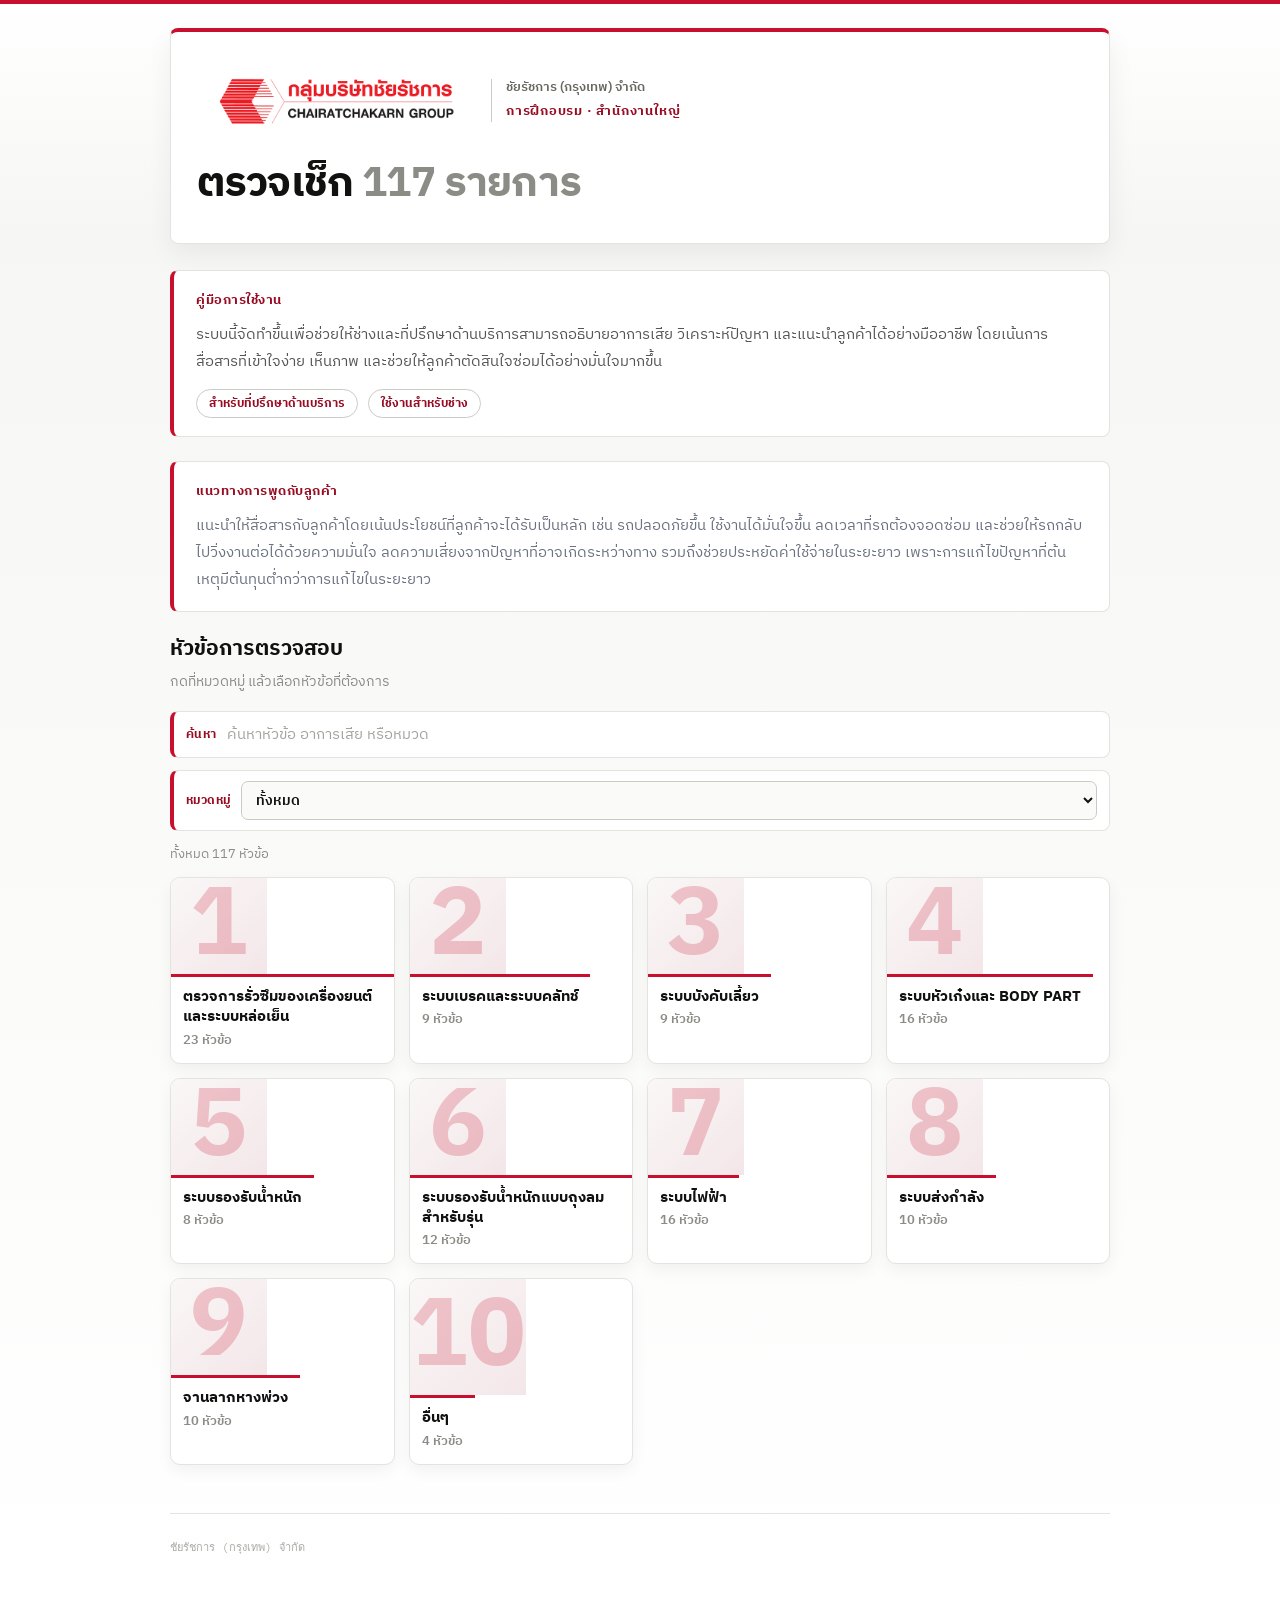
<file: index.html>
<!DOCTYPE html>
<html lang="th">
<head>
<meta charset="UTF-8">
<meta name="robots" content="noindex, nofollow">
<meta name="viewport" content="width=device-width, initial-scale=1.0">
<title>ชัยรัชการ (กรุงเทพ) จำกัด - ระบบตรวจเช็ก 117 รายการ</title>
<link rel="preconnect" href="https://fonts.googleapis.com">
<link rel="preconnect" href="https://www.canva.com">
<link href="https://fonts.googleapis.com/css2?family=IBM+Plex+Sans+Thai:wght@300;400;500;600;700&family=IBM+Plex+Mono:wght@400;600&display=swap" rel="stylesheet">
<style>
  *, *::before, *::after { box-sizing: border-box; margin: 0; padding: 0; }

  :root {
    --bg: #F6F6F4;
    --surface: #FFFFFF;
    --surface2: #F2F2F0;
    --border: #E3E3DF;
    --border2: #CBCBC6;
    --text: #111110;
    --text2: #4A4A46;
    --text3: #8C8C86;
    --accent-red: #C8102E;
    --accent-red-dark: #980C22;
    --accent-red-soft: #F3E6E9;
    --accent-red-pale: #FAF7F7;
    --accent-green: #16A34A;
    --yellow: #D97706;
    --danger: #DC2626;
    --orange: #EA580C;
    --font: 'IBM Plex Sans Thai', 'IBM Plex Sans', sans-serif;
    --mono: 'IBM Plex Mono', monospace;
  }

  html { scroll-behavior: smooth; }

  body {
    background:
      linear-gradient(180deg, #FFFFFF 0, var(--bg) 230px, #FFFFFF 100%);
    color: var(--text);
    font-family: var(--font);
    min-height: 100vh;
    padding: 28px 20px 64px;
  }

  body::before {
    content: "";
    position: fixed;
    inset: 0 0 auto 0;
    height: 4px;
    background: var(--accent-red);
    z-index: 10000;
  }

  .container { max-width: 940px; margin: 0 auto; }

  /* Header */
  .header {
    margin-bottom: 26px;
    padding: 24px 26px 26px;
    background: #FFFFFF;
    border: 1px solid var(--border);
    border-top: 4px solid var(--accent-red);
    border-radius: 8px;
    box-shadow: 0 10px 26px rgba(17, 17, 16, 0.06);
  }
  .brand-logo {
    display: block;
    width: clamp(190px, 32vw, 280px);
    height: auto;
    margin: 0;
    flex: 0 0 auto;
  }
  .header-content { max-width: 620px; }
  .header-kicker {
    display: flex;
    align-items: center;
    flex-wrap: nowrap;
    gap: 14px;
    margin-bottom: 14px;
  }
  .header-meta {
    display: flex;
    flex-direction: column;
    gap: 4px;
    min-width: 0;
    padding-left: 14px;
    border-left: 1px solid var(--border2);
  }
  .header-sub {
    color: var(--accent-red-dark);
    font-size: 13px;
    letter-spacing: 0.06em;
    white-space: nowrap;
    font-weight: 700;
  }
  .header-company {
    color: #666660;
    font-size: 13px;
    font-weight: 600;
    line-height: 1.35;
    white-space: nowrap;
  }
  .header h1 {
    font-size: clamp(28px, 5vw, 42px);
    font-weight: 700;
    letter-spacing: -0.02em;
    line-height: 1.2;
    margin: 12px 0 8px;
  }
  .header h1 span { color: var(--text3); }
  .header p { color: var(--text3); font-size: 15px; }

  /* Screens */
  .screen { display: none; animation: fadeIn 0.3s ease; }
  .screen.active { display: block; }
  @keyframes fadeIn {
    from { opacity: 0; transform: translateY(10px); }
    to { opacity: 1; transform: translateY(0); }
  }

  /* Back Button */
  .btn-back {
    background: #FFFFFF;
    border: 1px solid var(--border2);
    color: var(--accent-red-dark);
    padding: 9px 15px;
    border-radius: 10px;
    cursor: pointer;
    font-size: 14px;
    font-family: var(--font);
    transition: all 0.2s;
    display: inline-flex;
    align-items: center;
    gap: 8px;
    margin-bottom: 24px;
  }
  .btn-back:hover { background: #F7F7F5; border-color: var(--accent-red); }
  .detail-toolbar {
    position: sticky;
    top: 0;
    z-index: 50;
    display: flex;
    align-items: center;
    gap: 10px;
    margin: 0 -4px 20px;
    padding: 10px 4px;
    background: rgba(255, 255, 255, 0.94);
    -webkit-backdrop-filter: blur(8px);
    backdrop-filter: blur(8px);
    border-bottom: 1px solid var(--border);
  }
  .detail-toolbar .btn-back { flex: 0 0 auto; margin-bottom: 0; }
  .detail-search {
    min-width: 0;
    flex: 1;
    height: 40px;
    padding: 0 14px;
    border: 1px solid var(--border2);
    border-radius: 10px;
    background: #FFFFFF;
    color: var(--text);
    font-family: var(--font);
    font-size: 16px;
  }
  .detail-search:focus { outline: none; border-color: var(--accent-red); box-shadow: 0 0 0 3px var(--accent-red-soft); }
  .script-box {
    margin-top: 14px;
    border: 1px solid #E3D3D6;
    border-radius: 10px;
    background: #FFFFFF;
    overflow: hidden;
  }
  .script-summary {
    display: flex;
    flex-wrap: wrap;
    align-items: center;
    gap: 10px;
    padding: 11px 14px;
    background: #FFF7F8;
    color: var(--accent-red-dark);
    cursor: pointer;
    list-style: none;
    font-size: 15px;
    font-weight: 800;
  }
  .script-summary::-webkit-details-marker { display: none; }
  .script-chevron { margin-left: auto; font-size: 18px; transition: transform 0.2s ease; }
  .script-box[open] .script-chevron { transform: rotate(90deg); }
  .urgency {
    display: inline-flex;
    align-items: center;
    gap: 6px;
    padding: 3px 10px;
    border-radius: 999px;
    font-size: 12.5px;
    font-weight: 700;
    white-space: nowrap;
  }
  .urgency::before { content: ""; width: 9px; height: 9px; border-radius: 50%; background: currentColor; }
  .urgency.now { background: #FDE8EB; color: #B40E29; }
  .urgency.soon { background: #FFF1D6; color: #A15C00; }
  .urgency.later { background: #E3F4E8; color: #17803D; }
  .script-step { padding: 12px 14px 14px; border-top: 1px solid #F0E4E6; }
  .script-step-head { display: flex; flex-wrap: wrap; align-items: center; gap: 8px; margin-bottom: 8px; }
  .script-step-no {
    display: inline-flex;
    align-items: center;
    justify-content: center;
    width: 22px;
    height: 22px;
    border-radius: 50%;
    background: var(--accent-red);
    color: #FFFFFF;
    font-size: 12px;
    font-weight: 700;
  }
  .script-step-name { color: var(--text); font-size: 14px; font-weight: 700; }
  .script-voice { display: inline-flex; margin-left: auto; border: 1px solid var(--border2); border-radius: 8px; overflow: hidden; }
  .script-voice button {
    border: 0;
    padding: 5px 12px;
    background: #FFFFFF;
    color: var(--text2);
    cursor: pointer;
    font: 600 13px var(--font);
  }
  .script-voice button.on { background: var(--accent-red); color: #FFFFFF; }
  .script-line { display: flex; gap: 10px; align-items: flex-start; margin: 7px 0; }
  .script-who {
    flex: 0 0 44px;
    padding-top: 2px;
    color: var(--accent-red-dark);
    font-size: 12px;
    font-weight: 800;
  }
  .script-line p { margin: 0; color: #2A2A28; font-size: 14.5px; line-height: 1.7; }
  .script-blank { display: inline-block; min-width: 56px; border-bottom: 1px dashed #A8A8A2; color: transparent; }
  .script-act { color: var(--text3); font-size: 13px; }
  .script-reply { margin: 8px 0; border: 1px solid var(--border); border-radius: 8px; background: #FFFFFF; }
  .script-reply summary {
    display: flex;
    align-items: center;
    gap: 10px;
    padding: 10px 12px;
    cursor: pointer;
    list-style: none;
    color: #5C5C57;
    font-size: 14px;
  }
  .script-reply summary::-webkit-details-marker { display: none; }
  .script-reply summary .script-who { padding-top: 0; color: var(--text3); }
  .script-q { flex: 1; font-style: italic; }
  .script-reply summary::after { content: "›"; color: var(--accent-red); font-size: 18px; transition: transform 0.2s ease; }
  .script-reply[open] summary::after { transform: rotate(90deg); }
  .script-reply .script-line { margin: 0; padding: 0 12px 10px; }
  .script-legend {
    display: flex;
    flex-wrap: wrap;
    align-items: center;
    gap: 8px;
    padding: 10px 14px;
    border-top: 1px solid #F0E4E6;
    background: #FAFAF8;
    color: var(--text3);
    font-size: 12px;
  }
  .source-note {
    display: flex;
    flex-direction: column;
    gap: 2px;
    padding: 12px 18px 14px;
    border-top: 1px solid #E7E7E3;
    background: #FAFAF8;
    color: var(--text3);
    font-size: 12px;
    line-height: 1.5;
  }
  .source-note strong { color: #5C5C57; font-size: 12px; }
  .source-note span::before { content: "• "; }
  .topic-sa-only {
    flex-shrink: 0;
    margin-left: 8px;
    padding: 1px 8px;
    border: 1px solid var(--border2);
    border-radius: 999px;
    color: var(--text3);
    font-size: 11px;
    font-weight: 600;
    white-space: nowrap;
  }
  .pending-tech-note {
    display: flex;
    align-items: center;
    gap: 14px;
    margin-bottom: 28px;
    padding: 16px 18px;
    border: 1px dashed var(--border2);
    border-radius: 8px;
    background: #FAFAF8;
  }
  .pending-tech-mark {
    display: inline-flex;
    align-items: center;
    justify-content: center;
    width: 46px;
    height: 38px;
    flex: 0 0 46px;
    border-radius: 6px;
    background: #E7E7E3;
    color: #6A6A64;
    font-size: 14px;
    font-weight: 800;
  }
  .pending-tech-note strong { display: block; color: #3C3C38; font-size: 15px; }
  .pending-tech-note p { margin-top: 2px; color: var(--text3); font-size: 13px; }
  .topic-pager {
    display: grid;
    grid-template-columns: repeat(2, minmax(0, 1fr));
    gap: 10px;
    margin: 20px 0 8px;
  }
  .topic-pager-link {
    display: flex;
    flex-direction: column;
    gap: 4px;
    min-width: 0;
    padding: 12px 14px;
    border: 1px solid var(--border2);
    border-radius: 10px;
    background: #FFFFFF;
    color: var(--text);
    cursor: pointer;
    font-family: var(--font);
    text-align: left;
  }
  .topic-pager-link:hover { border-color: var(--accent-red); background: #FFFBFB; }
  .topic-pager-link.is-next { grid-column: 2; text-align: right; }
  .topic-pager-dir { color: var(--accent-red-dark); font-size: 12px; font-weight: 800; }
  .topic-pager-title {
    display: -webkit-box;
    overflow: hidden;
    -webkit-box-orient: vertical;
    -webkit-line-clamp: 2;
    font-size: 14px;
    font-weight: 700;
    line-height: 1.45;
  }

  /* Section Header */
  .section-header { margin-bottom: 18px; }
  .section-header h2 { font-size: 21px; font-weight: 700; margin-bottom: 4px; }
  .section-header p { color: var(--text3); font-size: 14px; }

  .topic-tools {
    display: grid;
    grid-template-columns: minmax(0, 1fr);
    gap: 12px;
    margin: 0 0 16px;
  }
  .topic-search {
    display: flex;
    align-items: center;
    gap: 10px;
    background: #FFFFFF;
    border: 1px solid var(--border);
    border-left: 4px solid var(--accent-red);
    border-radius: 8px;
    padding: 10px 12px;
  }
  .topic-search span {
    color: var(--accent-red-dark);
    font-size: 12px;
    font-weight: 800;
    letter-spacing: 0.04em;
    white-space: nowrap;
  }
  .topic-search input {
    width: 100%;
    border: none;
    outline: none;
    color: var(--text);
    font-family: var(--font);
    font-size: 15px;
    background: transparent;
  }
  .topic-search input::placeholder { color: #A4A49E; }
  .category-filter {
    display: grid;
    grid-template-columns: auto minmax(0, 1fr);
    align-items: center;
    gap: 10px;
    background: #FFFFFF;
    border: 1px solid var(--border);
    border-left: 4px solid var(--accent-red);
    border-radius: 8px;
    padding: 10px 12px;
  }
  .category-filter:focus-within {
    border-color: var(--accent-red);
    box-shadow: 0 0 0 3px rgba(200, 16, 46, 0.08);
  }
  .category-select-label {
    color: var(--accent-red-dark);
    font-size: 12px;
    font-weight: 800;
    letter-spacing: 0.04em;
    white-space: nowrap;
  }
  .category-select {
    width: 100%;
    min-height: 34px;
    border: 1px solid var(--border2);
    border-radius: 7px;
    background: #FAFAF9;
    color: var(--text);
    cursor: pointer;
    font-family: var(--font);
    font-size: 14px;
    font-weight: 600;
    outline: none;
    padding: 6px 10px;
  }
  .topic-summary {
    color: var(--text3);
    font-size: 13px;
    margin: -4px 0 12px;
  }
  .empty-state {
    background: #FFFFFF;
    border: 1px solid var(--border);
    border-radius: 8px;
    color: var(--text3);
    font-size: 15px;
    padding: 24px 18px;
    text-align: center;
  }

  /* Topic Grid */
  .topic-grid {
    display: flex;
    flex-direction: column;
    gap: 0;
    background: #FFFFFF;
    border: 1px solid var(--border);
    border-radius: 8px;
    overflow: hidden;
    box-shadow: 0 10px 24px rgba(17, 17, 16, 0.045);
  }
  .topic-card {
    width: 100%;
    background: var(--surface);
    border: none;
    border-bottom: 1px solid #E7E7E3;
    border-radius: 0;
    padding: 15px 18px;
    text-align: left;
    cursor: pointer;
    display: flex;
    align-items: center;
    gap: 16px;
    transition: background 0.15s;
  }
  .topic-card:first-child { border-top: none; }
  .topic-card:hover { background: #F7F7F5; }
  .topic-card:active { background: var(--accent-red-soft); }
  .topic-card-top { display: flex; align-items: center; gap: 12px; flex: 1; min-width: 0; }
  .topic-bullet {
    display: inline-flex;
    align-items: center;
    justify-content: center;
    width: 28px;
    height: 28px;
    flex-shrink: 0;
    border-radius: 50%;
    background: var(--accent-red);
    color: #FFFFFF;
    font-size: 12px;
    font-weight: 700;
    line-height: 1;
    font-variant-numeric: tabular-nums;
  }
  .topic-card h3 { font-size: 15px; font-weight: 500; color: var(--text); flex: 1; min-width: 0; }
  .topic-title-line { display: flex; align-items: baseline; line-height: 1.45; }
  .topic-title { color: #2F2F2C; }
  .topic-card .pill-badge { flex-shrink: 0; }
  .topic-card-arrow { color: var(--accent-red); font-size: 16px; flex-shrink: 0; }

  /* Listed but not yet written up: shown so the full scope is visible. */
  .topic-card.is-locked {
    background: #F2F2F0;
    cursor: default;
  }
  .topic-card.is-locked:hover { background: #F2F2F0; }
  .topic-group-header.is-pending-group {
    color: var(--text3);
    background: #F2F2F0;
    border-top-color: var(--border2);
    border-left-color: var(--border2);
  }
  .topic-card.is-locked .topic-title { color: #9A9A94; }
  .topic-card.is-locked .topic-bullet { background: #C2C2BC; }
  .topic-pending {
    flex-shrink: 0;
    padding: 4px 10px;
    border: 1px solid var(--border2);
    border-radius: 999px;
    background: #FFFFFF;
    color: #8C8C86;
    font-size: 12px;
    font-weight: 600;
    white-space: nowrap;
  }

  .topic-group-header {
    padding: 16px 18px 11px;
    font-size: 16px;
    font-weight: 800;
    letter-spacing: 0;
    line-height: 1.45;
    text-transform: uppercase;
    color: var(--text);
    background: #FFFFFF;
    border-top: 2px solid var(--accent-red);
    border-bottom: 1px solid #E7E7E3;
    border-left: 4px solid var(--accent-red);
    margin-top: 0;
  }
  .topic-group-header:first-child { margin-top: 0; }
  .topic-group-header { display: flex; align-items: center; gap: 12px; }
  .topic-group-name { flex: 1; min-width: 0; }
  .topic-group-count { flex-shrink: 0; color: var(--text3); font-size: 13px; font-weight: 600; white-space: nowrap; }

  /* Home shows the categories as picture cards; a card opens that category's topics. */
  .topic-grid.is-categories {
    display: grid;
    grid-template-columns: repeat(2, minmax(0, 1fr));
    gap: 12px;
    background: none;
    border: 0;
    border-radius: 0;
    box-shadow: none;
    overflow: visible;
  }
  .category-card {
    display: flex;
    flex-direction: column;
    padding: 0;
    border: 1px solid var(--border);
    border-radius: 10px;
    background: #FFFFFF;
    overflow: hidden;
    cursor: pointer;
    text-align: left;
    font-family: inherit;
    box-shadow: 0 6px 16px rgba(17, 17, 16, 0.05);
    transition: border-color 0.15s, box-shadow 0.15s, transform 0.15s;
  }
  .category-card:hover { border-color: var(--accent-red); box-shadow: 0 10px 22px rgba(200, 16, 46, 0.12); }
  .category-card:active { transform: scale(0.98); }
  .category-media {
    position: relative;
    display: flex;
    align-items: center;
    justify-content: center;
    aspect-ratio: 1 / 1;
    background: linear-gradient(135deg, var(--accent-red-pale) 0%, var(--accent-red-soft) 100%);
  }
  .category-media img { position: absolute; inset: 0; width: 100%; height: 100%; object-fit: cover; }
  .category-placeholder { color: rgba(200, 16, 46, 0.22); font-size: clamp(56px, 16vw, 96px); font-weight: 800; line-height: 1; }
  .category-num {
    position: absolute;
    top: 10px;
    left: 10px;
    display: inline-flex;
    align-items: center;
    justify-content: center;
    width: 30px;
    height: 30px;
    border-radius: 50%;
    background: var(--accent-red);
    color: #FFFFFF;
    font-size: 13px;
    font-weight: 700;
    box-shadow: 0 2px 6px rgba(0, 0, 0, 0.18);
  }
  .category-info { display: block; padding: 10px 12px 12px; border-top: 3px solid var(--accent-red); }
  .category-name { display: block; color: var(--text); font-size: 14.5px; font-weight: 800; line-height: 1.4; }
  .category-count { display: block; margin-top: 2px; color: var(--text3); font-size: 12.5px; font-weight: 600; }
  .category-nav:empty { display: none; }
  .category-nav .btn-back { margin-bottom: 12px; }
  @media (min-width: 640px) {
    .topic-grid.is-categories { grid-template-columns: repeat(3, minmax(0, 1fr)); gap: 14px; }
  }
  @media (min-width: 900px) {
    .topic-grid.is-categories { grid-template-columns: repeat(4, minmax(0, 1fr)); }
  }

  /* Detail View */
  .detail-hero {
    display: flex;
    align-items: center;
    gap: 16px;
    margin-bottom: 20px;
    flex-wrap: wrap;
    padding: 18px 20px;
    background: #FFFFFF;
    border: 1px solid var(--border);
    border-left: 4px solid var(--accent-red);
    border-radius: 8px;
  }
  .detail-hero .icon { font-size: 40px; }
  .detail-hero h2 { font-size: 28px; font-weight: 700; letter-spacing: -0.01em; margin-bottom: 8px; }
  .detail-actions { display: flex; gap: 8px; flex-wrap: wrap; margin-top: 12px; }
  .share-button {
    border: 1px solid var(--border2);
    border-radius: 10px;
    background: #FFFFFF;
    color: var(--accent-red-dark);
    cursor: pointer;
    font-family: var(--font);
    font-size: 13px;
    font-weight: 600;
    padding: 8px 12px;
  }
  .share-button:hover { background: #F7F7F5; border-color: var(--accent-red); }
  .floating-home {
    position: fixed;
    right: 16px;
    bottom: 16px;
    z-index: 1000;
    border: 1px solid var(--accent-red-dark);
    border-radius: 999px;
    background: var(--accent-red);
    color: #FFFFFF;
    cursor: pointer;
    font-family: var(--font);
    font-size: 13px;
    font-weight: 700;
    padding: 10px 14px;
    box-shadow: 0 8px 20px rgba(0,0,0,0.18);
  }
  .floating-home:hover { background: var(--accent-red-dark); }

  .info-box {
    transition: all 0.2s ease;
    background: #FFFFFF;
    border: 1px solid var(--border);
    border-radius: 8px;
    padding: 18px 22px;
  }
  .info-box:hover {
    box-shadow: 0 10px 24px rgba(17, 17, 16, 0.05);
  }

  .info-box-label {
    font-size: 13px;
    color: var(--accent-red-dark);
    letter-spacing: 0.04em;
    font-weight: 800;
    margin-bottom: 10px;
    text-transform: uppercase;
  }

  .detail-section-box {
    border-color: #D9C6CA;
    box-shadow: 0 8px 20px rgba(200, 16, 46, 0.04);
  }
  .detail-section-label {
    display: flex;
    align-items: center;
    gap: 10px;
    min-height: 50px;
    margin: 0;
    padding: 14px 18px !important;
    color: #FFFFFF;
    background: var(--accent-red-dark);
    border-bottom: 0;
    font-size: 15px;
    letter-spacing: 0;
    line-height: 1.4;
    text-transform: none;
  }
  .detail-section-label::before {
    content: "";
    width: 4px;
    height: 22px;
    flex: 0 0 4px;
    border-radius: 2px;
    background: #FFFFFF;
  }
  .detail-section-label::after {
    content: "";
    width: 44px;
    height: 1px;
    margin-left: auto;
    background: rgba(255, 255, 255, 0.42);
  }
  .detail-section-box > .steps-list {
    padding: 0 18px;
  }

  .issue-detail-heading {
    color: var(--accent-red-dark);
    font-size: 15px;
    font-weight: 800;
    line-height: 1.45;
    margin: 0 0 8px;
  }

  .issue-detail-text {
    color: #2F2F2C;
    font-size: 15px;
    line-height: 1.75;
    margin: 0 0 16px;
  }

  .home-intro {
    margin-bottom: 24px;
    border-radius: 8px;
    background: #FFFFFF;
    border-left: 4px solid var(--accent-red);
  }

  .customer-guide {
    margin-bottom: 20px;
    background: #FFFFFF;
    border-color: var(--border);
    border-left: 4px solid var(--accent-red);
  }

  .vdo-upload-box {
    width: 100%;
    min-height: 140px;
    border: 1px dashed var(--border2);
    border-radius: 10px;
    display: flex;
    flex-direction: column;
    align-items: center;
    justify-content: center;
    gap: 8px;
    cursor: pointer;
    transition: all 0.2s;
    background: #F7F7F5;
    position: relative;
    overflow: hidden;
  }
  .vdo-upload-box:hover { border-color: var(--accent-red); background: #F2F2F0; }
  .vdo-upload-box span.upload-icon { font-size: 28px; }
  .vdo-upload-box span.upload-label { font-size: 13px; color: #AAA; }
  .vdo-upload-box input[type=file] { display: none; }
  .vdo-note { font-size: 11px; color: #CCC; margin-top: 2px; }

  .yt-wrap {
    position: relative;
    width: 100%;
    padding-bottom: 56.25%;
    height: 0;
    overflow: hidden;
    border-radius: 0 0 12px 12px;
  }
  .yt-frame {
    position: absolute;
    top: 0; left: 0;
    width: 100%; height: 100%;
    border: none;
  }
  .canva-video-shell, .portrait-video-shell {
    background: #17181C;
    border-radius: 0 0 12px 12px;
    overflow: hidden;
  }
  .canva-video-wrap, .portrait-video-wrap { border-radius: 0; }
  .local-video {
    position: absolute;
    top: 0; left: 0;
    width: 100%; height: 100%;
    background: #000000;
    border: none;
    object-fit: contain;
  }
  .step-accordion {
    border-bottom: 1px solid var(--border);
  }
  .step-accordion:last-child { border-bottom: none; }
  .step-summary {
    display: flex;
    align-items: flex-start;
    gap: 14px;
    padding: 15px 0;
    cursor: pointer;
    list-style: none;
  }
  .step-summary::-webkit-details-marker { display: none; }
  .step-summary:focus-visible {
    outline: 2px solid var(--accent-red);
    outline-offset: 4px;
    border-radius: 4px;
  }
  .step-chevron {
    flex: 0 0 auto;
    margin-left: auto;
    color: var(--accent-red);
    font-size: 22px;
    line-height: 24px;
    transition: transform 0.2s ease;
  }
  .step-accordion[open] .step-chevron { transform: rotate(90deg); }
  .step-panel {
    display: flex;
    flex-direction: column;
    gap: 12px;
    padding: 0 0 16px 42px;
  }
  .step-num {
    font-family: var(--mono);
    color: #FFFFFF;
    background: var(--accent-red);
    border-radius: 4px;
    font-size: 12px;
    font-weight: 600;
    min-width: 28px;
    height: 24px;
    display: inline-flex;
    align-items: center;
    justify-content: center;
    padding-top: 1px;
  }
  .step-text { font-size: 15px; line-height: 1.55; color: #2A2A28; font-weight: 500; }
  /* Each point is a collapsible row, matching the SA panel's row pattern. */
  .observation-list {
    display: flex;
    flex-direction: column;
    gap: 0;
  }
  .observation-item + .observation-item { border-top: 1px solid #E7E7E3; }
  .observation-summary {
    display: flex;
    align-items: center;
    gap: 12px;
    padding: 14px 18px;
    background: #FFFFFF;
    cursor: pointer;
    list-style: none;
    user-select: none;
  }
  .observation-summary::-webkit-details-marker { display: none; }
  .observation-summary:hover { background: #FAFAF8; }
  .observation-item[open] .observation-summary { background: #F7F7F5; }
  .observation-num {
    display: inline-flex;
    align-items: center;
    justify-content: center;
    width: 28px;
    height: 28px;
    flex: 0 0 28px;
    border-radius: 5px;
    background: var(--accent-red);
    color: #FFFFFF;
    font-size: 12px;
    font-weight: 800;
  }
  .observation-title {
    min-width: 0;
    flex: 1;
    margin: 0;
    color: #2A2A28;
    font-size: 15px;
    font-weight: 700;
    line-height: 1.5;
  }
  .observation-chevron {
    flex: 0 0 auto;
    color: var(--accent-red);
    font-size: 20px;
    font-weight: 700;
    transition: transform 0.2s ease;
  }
  .observation-item[open] .observation-chevron { transform: rotate(90deg); }
  .observation-body {
    padding: 15px 18px 18px 52px;
    border-top: 1px solid #E7E7E3;
    background: #F7F7F5;
  }
  .observation-text {
    margin: 0;
    color: #4A4A46;
    font-size: 14.5px;
    line-height: 1.7;
  }
  .observation-media {
    display: grid;
    grid-template-columns: repeat(auto-fit, minmax(240px, 1fr));
    align-items: start;
    gap: 12px;
    margin-top: 14px;
  }
  .observation-media figure { min-width: 0; margin: 0; }
  .observation-frame {
    position: relative;
    overflow: hidden;
    border: 1px solid var(--border);
    border-radius: 10px;
    background: #F4F4F2;
  }
  .observation-media img {
    display: block;
    width: 100%;
    height: auto;
    max-height: 420px;
    background: #F4F4F2;
    object-fit: contain;
    cursor: zoom-in;
  }
  .observation-zoom {
    position: absolute;
    right: 8px;
    bottom: 8px;
    display: flex;
    align-items: center;
    justify-content: center;
    width: 28px;
    height: 28px;
    border-radius: 6px;
    background: rgba(17, 18, 22, 0.62);
    color: #FFFFFF;
    font-size: 14px;
    line-height: 1;
    pointer-events: none;
  }
  .observation-media figcaption {
    margin-top: 7px;
    color: #585854;
    font-size: 12.5px;
    font-weight: 700;
    line-height: 1.45;
  }
  .sales-support-box {
    margin-bottom: 28px;
    padding: 0;
    overflow: hidden;
    border: 1px solid var(--accent-red-dark);
    border-top: 4px solid var(--accent-red);
    box-shadow: 0 12px 28px rgba(200, 16, 46, 0.14);
  }
  .sales-support-summary {
    display: flex;
    align-items: center;
    gap: 14px;
    min-height: 76px;
    padding: 16px 20px;
    cursor: pointer;
    list-style: none;
    user-select: none;
    background: linear-gradient(180deg, var(--accent-red) 0%, var(--accent-red-dark) 100%);
  }
  .sales-support-summary::-webkit-details-marker { display: none; }
  .sales-support-mark {
    display: inline-flex;
    align-items: center;
    justify-content: center;
    width: 52px;
    height: 44px;
    flex: 0 0 52px;
    border-radius: 6px;
    color: var(--accent-red-dark);
    background: #FFFFFF;
    font-size: 20px;
    font-weight: 800;
    letter-spacing: 0.04em;
  }
  .sales-support-copy { min-width: 0; flex: 1; }
  .sales-support-title {
    display: block;
    color: #FFFFFF;
    font-size: 19px;
    font-weight: 800;
    line-height: 1.4;
  }
  .sales-support-meta {
    display: block;
    margin-top: 2px;
    color: rgba(255, 255, 255, 0.82);
    font-size: 12.5px;
    line-height: 1.4;
  }
  .sales-support-chevron {
    color: #FFFFFF;
    font-size: 22px;
    font-weight: 700;
    transition: transform 0.2s ease;
  }
  .sales-support-box[open] .sales-support-chevron { transform: rotate(90deg); }
  .sales-support-body { border-top: 1px solid var(--border); }
  /* Technician panel mirrors the SA dropdown in a darker tone so SA still leads. */
  .tech-support-box {
    border-color: #34342F;
    border-top-color: #4E4E4A;
    box-shadow: 0 8px 20px rgba(32, 32, 30, 0.10);
  }
  .tech-support-box .sales-support-summary {
    background: linear-gradient(180deg, #4E4E4A 0%, #2F2F2B 100%);
  }
  .tech-support-box .sales-support-mark {
    color: #2F2F2B;
    font-size: 15px;
  }
  .sales-issue-row + .sales-issue-row { border-top: 1px solid #E7E7E3; }
  .sales-issue-summary {
    display: flex;
    align-items: center;
    width: 100%;
    gap: 12px;
    padding: 14px 18px;
    border: 0;
    color: inherit;
    background: #FFFFFF;
    cursor: pointer;
    text-align: left;
    font-family: inherit;
  }
  .sales-issue-summary:hover { background: #FAFAF8; }
  .sales-issue-summary[aria-expanded="true"] { background: #F7F7F5; }
  .sales-issue-number {
    display: inline-flex;
    align-items: center;
    justify-content: center;
    width: 28px;
    height: 28px;
    flex: 0 0 28px;
    border-radius: 5px;
    color: #FFFFFF;
    background: var(--accent-red);
    font-size: 12px;
    font-weight: 800;
  }
  .sales-issue-title {
    min-width: 0;
    flex: 1;
    color: #2A2A28;
    font-size: 15px;
    font-weight: 700;
    line-height: 1.5;
  }
  .sales-issue-chevron {
    flex: 0 0 auto;
    color: var(--accent-red);
    font-size: 20px;
    font-weight: 700;
    transition: transform 0.2s ease;
  }
  .sales-issue-summary[aria-expanded="true"] .sales-issue-chevron {
    transform: rotate(90deg);
  }
  .sales-issue-body {
    border-top: 1px solid #E7E7E3;
    background: #F7F7F5;
  }
  .quick-sales-detail-panel { padding: 18px !important; }
  .sales-content-heading {
    margin-bottom: 8px;
    color: var(--accent-red-dark);
    font-size: 13px;
    font-weight: 800;
    line-height: 1.4;
  }
  .sales-talking-list {
    display: flex;
    flex-direction: column;
    margin-bottom: 16px;
    border-top: 1px solid #E0E0DB;
  }
  .sales-talking-item {
    display: flex;
    align-items: flex-start;
    gap: 10px;
    padding: 10px 0;
    border-bottom: 1px solid #E0E0DB;
    color: #2A2A28;
    font-size: 14px;
    font-weight: 600;
    line-height: 1.6;
  }
  .sales-talking-item::before {
    content: "—";
    flex: 0 0 auto;
    color: var(--accent-red);
    font-weight: 800;
  }
  .sales-resolution-grid {
    display: grid;
    grid-template-columns: repeat(2, minmax(0, 1fr));
    gap: 10px;
  }
  .sales-resolution-block {
    min-width: 0;
    padding: 14px;
    border: 1px solid #DDDDD8;
    border-left: 3px solid var(--accent-red);
    border-radius: 6px;
    background: #FFFFFF;
  }
  .sales-resolution-block.impact {
    border-left-color: #555550;
  }
  .sales-resolution-label {
    margin-bottom: 6px;
    color: var(--accent-red-dark);
    font-size: 13px;
    font-weight: 800;
    line-height: 1.4;
  }
  .sales-resolution-block.impact .sales-resolution-label { color: #444440; }
  .sales-resolution-text {
    margin: 0;
    color: #3D3D39;
    font-size: 14px;
    font-weight: 500;
    line-height: 1.7;
  }
  .step-media { display: flex; flex-direction: column; gap: 8px; }
  .media-title {
    font-size: 11px;
    font-weight: 700;
    color: var(--accent-red-dark);
    letter-spacing: 0.06em;
    text-transform: uppercase;
    margin-bottom: 4px;
  }
  .media-strip { display: flex; gap: 8px; flex-wrap: wrap; }
  .media-figure {
    width: calc(33% - 6px);
    margin: 0;
    display: flex;
    flex-direction: column;
    gap: 6px;
  }
  .media-figure img {
    width: 100%;
    border-radius: 10px;
    object-fit: cover;
    aspect-ratio: 1 / 1;
    background: #F3F4F6;
  }
  .media-placeholder {
    width: 100%;
    aspect-ratio: 1 / 1;
    border: 1px dashed var(--border2);
    border-radius: 10px;
    background: #FFFFFF;
    color: #8C8C86;
    display: flex;
    flex-direction: column;
    align-items: center;
    justify-content: center;
    gap: 6px;
    text-align: center;
    padding: 12px;
  }
  .media-placeholder span { font-family: var(--mono); font-size: 18px; color: var(--accent-red-dark); }
  .media-placeholder small { font-size: 12px; line-height: 1.4; color: #8C8C86; }
  .media-caption { font-size: 14px; font-weight: 600; color: #374151; line-height: 1.35; }
  .media-source {
    display: block;
    margin-top: 4px;
    color: var(--accent-red-dark);
    font-size: 11px;
    text-decoration: underline;
  }
  .media-figure img,
  .related-media img { cursor: zoom-in; }
  .single-step-media .media-strip { display: block; }
  .single-step-media .media-figure { width: min(100%, 320px); }
  .related-media { display: flex; flex-direction: column; gap: 12px; margin-top: 8px; }
  .related-media img { width: 100%; border-radius: 10px; background: #F3F4F6; }

  .image-viewer {
    position: fixed;
    inset: 0;
    z-index: 9999;
    display: none;
    align-items: center;
    justify-content: center;
    padding: 24px;
    background: rgba(17, 17, 16, 0.88);
  }
  .image-viewer.active { display: flex; }
  .image-viewer-panel {
    width: min(100%, 1000px);
    max-height: 100%;
    display: flex;
    flex-direction: column;
    align-items: center;
    gap: 12px;
  }
  .image-viewer-img {
    max-width: 100%;
    max-height: 82vh;
    object-fit: contain;
    border-radius: 10px;
    background: #FFFFFF;
  }
  .image-viewer-caption {
    max-width: 900px;
    color: #FFFFFF;
    font-size: 15px;
    font-weight: 600;
    line-height: 1.5;
    text-align: center;
  }
  .image-viewer-close {
    position: absolute;
    top: 14px;
    right: 14px;
    width: 42px;
    height: 42px;
    border: 1px solid rgba(255,255,255,0.3);
    border-radius: 50%;
    background: rgba(255,255,255,0.12);
    color: #FFFFFF;
    font-size: 28px;
    line-height: 1;
    cursor: pointer;
  }
  .image-viewer-close:hover { background: rgba(255,255,255,0.2); }

  @media (max-width: 640px) {
    body { padding: 18px 12px 52px; }
    .header { margin-bottom: 28px; padding-bottom: 18px; }
    .brand-logo { width: clamp(120px, 32vw, 145px); }
    .header-kicker { gap: 8px; margin-bottom: 12px; }
    .header-meta { gap: 3px; padding-left: 8px; flex: 1 1 auto; }
    .header-sub { font-size: 10px; letter-spacing: 0.035em; white-space: normal; line-height: 1.3; }
    .header-company { font-size: 11px; white-space: normal; }
    .section-header { padding: 0 2px; }
    .topic-tools { gap: 10px; }
    .topic-search { padding: 10px; }
    .topic-search span { display: none; }
    .category-filter { grid-template-columns: 1fr; gap: 6px; padding: 10px; }
    .category-select-label { font-size: 11px; }
    .category-select { font-size: 13px; min-height: 36px; }
    .topic-card { padding: 14px 12px; gap: 10px; }
    .topic-card-top { gap: 10px; }
    .topic-card h3 { font-size: 15px; }
    .topic-card-arrow { display: none; }
    .topic-group-header { padding: 15px 12px 10px; font-size: 15px; }
    .topic-grid.is-categories { gap: 10px; }
    .category-info { padding: 9px 10px 11px; }
    .category-name { font-size: 13.5px; }
    .info-box-label { font-size: 14px; }
    .detail-section-label { min-height: 48px; padding: 12px 14px !important; font-size: 14px; }
    .detail-section-label::after { width: 28px; }
    .detail-section-box > .steps-list { padding: 0 14px; }
    .observation-summary { gap: 10px; padding: 13px 14px; }
    .observation-body { padding: 14px 14px 16px 14px; }
    .observation-title { font-size: 14.5px; }
    .observation-text { font-size: 14px; }
    .observation-media { gap: 10px; margin-top: 12px; }
    .sales-support-summary { min-height: 60px; padding: 11px 14px; gap: 10px; }
    .sales-support-title { font-size: 15px; }
    .sales-support-meta { font-size: 11px; }
    .sales-issue-summary { align-items: flex-start; padding: 13px 14px; gap: 10px; }
    .sales-issue-number { width: 26px; height: 26px; flex-basis: 26px; }
    .sales-issue-title { font-size: 15px; line-height: 1.55; }
    .quick-sales-detail-panel { padding: 15px 14px !important; }
    .sales-talking-item { font-size: 15px; }
    .sales-resolution-grid { grid-template-columns: minmax(0, 1fr); gap: 8px; }
    .sales-resolution-block { padding: 12px; }
    .sales-resolution-text { font-size: 15px; line-height: 1.65; }
    .issue-detail-heading { font-size: 16px; }
    .issue-detail-text { font-size: 15px; }
    .info-box { padding: 16px; border-radius: 11px; }
    .detail-hero h2 { font-size: 24px; }
    .floating-home { right: 12px; bottom: 12px; }
    .canva-video-shell, .portrait-video-shell { padding-top: 12px; }
    .canva-video-wrap, .portrait-video-wrap {
      width: min(100%, 405px);
      height: auto;
      aspect-ratio: 9 / 16;
      padding-bottom: 0;
      margin: 0 auto;
    }
    .media-figure { width: calc(50% - 4px); }
  }

  /* Pill badge (used in topic detail) */
  .pill-badge {
    background: #FFFFFF;
    border: 1px solid var(--border2);
    border-radius: 100px;
    padding: 4px 12px;
    font-size: 12px;
    color: var(--accent-red-dark);
    font-weight: 700;
  }

  /* Footer */
  .footer {
    margin-top: 48px;
    padding-top: 24px;
    border-top: 1px solid var(--border);
    display: flex;
    justify-content: space-between;
    align-items: center;
    flex-wrap: wrap;
    gap: 10px;
  }
  .footer span:first-child { color: #777771; font-size: 13px; }
  .footer span:last-child { font-family: var(--mono); color: #AAAAA4; font-size: 11px; }
</style>
<link rel="stylesheet" href="video-player.css?v=20260911-8">
<script src="video-player.js?v=20260911-8" defer></script>
</head>
<body>
<div class="container">

  <!-- Header -->
  <div class="header">
    <div class="header-kicker">
      <img class="brand-logo" src="chairatchakarn-group-logo.png" alt="กลุ่มบริษัทชัยรัชการ CHAIRATCHAKARN GROUP">
      <div class="header-meta">
        <span class="header-company">ชัยรัชการ (กรุงเทพ) จำกัด</span>
        <span class="header-sub">การฝึกอบรม · สำนักงานใหญ่</span>
      </div>
    </div>
    <div class="header-content">
      <h1>ตรวจเช็ก <span>117 รายการ</span></h1>
    </div>
  </div>

  <!-- Screen: Home = Topic List -->
  <div id="screen-home" class="screen active">
  <div class="info-box home-intro">
    <div class="info-box-label">คู่มือการใช้งาน</div>
    <p style="font-size:15px;line-height:1.8;color:#555">
      ระบบนี้จัดทำขึ้นเพื่อช่วยให้ช่างและที่ปรึกษาด้านบริการสามารถอธิบายอาการเสีย วิเคราะห์ปัญหา และแนะนำลูกค้าได้อย่างมืออาชีพ
      โดยเน้นการสื่อสารที่เข้าใจง่าย เห็นภาพ และช่วยให้ลูกค้าตัดสินใจซ่อมได้อย่างมั่นใจมากขึ้น
    </p>

    <div style="margin-top:14px;display:flex;gap:10px;flex-wrap:wrap">
      <span class="pill-badge">สำหรับที่ปรึกษาด้านบริการ</span>
      <span class="pill-badge">ใช้งานสำหรับช่าง</span>
    </div>
  </div>

    
  <div class="info-box customer-guide">
    <div class="info-box-label">แนวทางการพูดกับลูกค้า</div>
    <p style="font-size:15px;line-height:1.8;color:#6B7280">
      แนะนำให้สื่อสารกับลูกค้าโดยเน้นประโยชน์ที่ลูกค้าจะได้รับเป็นหลัก
      เช่น รถปลอดภัยขึ้น ใช้งานได้มั่นใจขึ้น ลดเวลาที่รถต้องจอดซ่อม
      และช่วยให้รถกลับไปวิ่งงานต่อได้ด้วยความมั่นใจ ลดความเสี่ยงจากปัญหาที่อาจเกิดระหว่างทาง
      รวมถึงช่วยประหยัดค่าใช้จ่ายในระยะยาว เพราะการแก้ไขปัญหาที่ต้นเหตุมีต้นทุนต่ำกว่าการแก้ไขในระยะยาว
    </p>
  </div>

    <div class="section-header">
      <h2>หัวข้อการตรวจสอบ</h2>
      <p>กดที่หมวดหมู่ แล้วเลือกหัวข้อที่ต้องการ</p>
    </div>

    <div class="topic-tools">
      <label class="topic-search" for="topic-search">
        <span>ค้นหา</span>
        <input id="topic-search" type="search" placeholder="ค้นหาหัวข้อ อาการเสีย หรือหมวด" autocomplete="off">
      </label>
      <div class="category-filter" id="category-filter" aria-label="ตัวกรองหมวดหมู่"></div>
    </div>

    <div class="topic-summary" id="topic-summary"></div>
    <div class="category-nav" id="category-nav"></div>
    <div class="topic-grid" id="topic-grid"></div>
  </div>

  <!-- Screen: Topic Detail -->
  <div id="screen-detail" class="screen">
    <!-- Sticky so an SA mid-conversation can jump to another topic without scrolling up. -->
    <form class="detail-toolbar" role="search" onsubmit="searchFromDetail(event)">
      <button class="btn-back" type="button" onclick="showHome()">← รายการ</button>
      <input class="detail-search" id="detail-search" type="search" enterkeyhint="search"
        placeholder="ค้นหาหัวข้ออื่น..." aria-label="ค้นหาหัวข้ออื่น" autocomplete="off">
    </form>
    <div id="detail-content"></div>
  </div>

  <!-- Footer -->
  <div class="footer">
    <span>ชัยรัชการ (กรุงเทพ) จำกัด</span>
  </div>
</div>

  <script src="data.js?v=20260921-9"></script>
  <script src="dialogue.js?v=20260918-2"></script>
  <script src="topic-pdf.js?v=20260918-12" defer></script>
<script>
// ข้อมูลหลักอยู่ใน data.js เพื่อให้เพิ่มหัวข้อจำนวนมากได้ง่ายขึ้น
const trainingData = window.trainingData || {};
const videoUrls = trainingData.videoUrls || {};
const topicMedia = trainingData.topicMedia || {};
const defaultCategoryOrder = ["ระบบรองรับน้ำหนัก", "เครื่องยนต์", "ระบบส่งกำลัง", "ระบบเบรก"];
let categoryOrder = Array.isArray(trainingData.categoryOrder) ? trainingData.categoryOrder.slice() : defaultCategoryOrder.slice();
let topics = Array.isArray(trainingData.topics) ? trainingData.topics.slice() : [];
let activeCategory = "all";
let searchQuery = "";

function getYtId(url) {
  if (!url) return '';
  const m = url.match(/(?:youtu\.be\/|youtube\.com\/(?:watch\?v=|embed\/|shorts\/))([^?&\s]+)/);
  return m ? m[1] : '';
}

function getCanvaEmbedUrl(url) {
  if (!url || !/^https:\/\/www\.canva\.com\/design\/[^/]+\/[^/]+\/watch(?:\?|$)/i.test(url)) return '';
  return url.split('?')[0] + '?embed';
}

function getTopicMedia(topicId) {
  return topicMedia[topicId] || null;
}

function getVideoPoster(topicId) {
  const posters = trainingData.videoPosters || {};
  return posters[topicId] || '';
}

function renderVideoBlock(t) {
  const rawUrl = (videoUrls[t.id] || '').trim();
  const poster = getVideoPoster(t.id);
  const videoId = getYtId(rawUrl);
  if (videoId) {
    return wrapVideoPlayer(
      '<iframe class="yt-frame" title="วิดีโอการตรวจ" loading="lazy" src="https://www.youtube.com/embed/' + videoId + '?rel=0&amp;playsinline=1" frameborder="0" allow="fullscreen; picture-in-picture" allowfullscreen></iframe>',
      {}
    );
  }

  const canvaEmbedUrl = getCanvaEmbedUrl(rawUrl);
  if (canvaEmbedUrl) {
    const safeEmbedUrl = canvaEmbedUrl.replace(/&/g, '&amp;');
    return wrapVideoPlayer(
      '<iframe class="yt-frame" title="วิดีโอการตรวจ" loading="lazy" src="' + safeEmbedUrl + '" frameborder="0" allow="autoplay; fullscreen; picture-in-picture" allowfullscreen></iframe>',
      { shellClass: 'canva-video-shell', wrapClass: 'canva-video-wrap' }
    );
  }

  if (rawUrl && /\.(mp4|webm|ogg)(\?.*)?$/i.test(rawUrl)) {
    // The video's own play button is the one tap; nothing downloads before it.
    return wrapVideoPlayer(
      '<video class="local-video" controls playsinline preload="none"' + (poster ? ' poster="' + poster + '"' : '') + '>' +
        '<source src="' + rawUrl + '">เบราว์เซอร์นี้ไม่รองรับการเล่นวิดีโอ' +
      '</video>',
      { shellClass: 'portrait-video-shell', wrapClass: 'portrait-video-wrap' }
    );
  }

  return `
    <div class="vdo-upload-box" style="border:none;border-radius:0;background:#F7F7F5;margin:0 0 4px">
      <span class="upload-label">ยังไม่มีวิดีโอหัวข้อ ${String(t.id).padStart(2,'0')}</span>
      <div class="vdo-note">กรุณาเพิ่มลิงก์วิดีโอสำหรับหัวข้อ “${t.title}” ในไฟล์ข้อมูล</div>
    </div>
  `;
}

function renderMediaItem(item, idx) {
  const itemNum = item.number || idx + 1;
  const source = item.sourceUrl
    ? `<a class="media-source" href="${item.sourceUrl}" target="_blank" rel="noopener noreferrer">${item.sourceLabel || 'แหล่งที่มา'}</a>`
    : '';
  const visual = item.src
    ? `<img src="${item.src}" alt="${item.caption}" onclick="openImageViewer(this.src, this.alt)" onerror="this.parentElement.querySelector('.media-placeholder').style.display='flex';this.style.display='none'"><div class="media-placeholder" style="display:none"><span>${String(itemNum).padStart(2,'0')}</span><small>ไม่พบไฟล์ภาพ</small></div>`
    : `<div class="media-placeholder"><span>${String(itemNum).padStart(2,'0')}</span><small>เตรียมใส่ภาพจริงของขั้นตอนนี้</small></div>`;

  return `
    <figure class="media-figure">
      ${visual}
      <figcaption class="media-caption">${item.caption}${source}</figcaption>
    </figure>
  `;
}

function renderStepMedia(t, stepIndex) {
  const mediaForTopic = getTopicMedia(t.id);
  const configuredStepNo = stepIndex + 1;
  const configuredStepItems = mediaForTopic && mediaForTopic.stepItems && mediaForTopic.stepItems[configuredStepNo];
  if (configuredStepItems && configuredStepItems.length > 0) {
    return `
      <div class="step-media${configuredStepItems.length === 1 ? ' single-step-media' : ''}">
        <div class="media-title">รูปประกอบขั้นตอนตรวจสอบ</div>
        <div class="media-strip">
          ${configuredStepItems.map(renderMediaItem).join('')}
        </div>
      </div>
    `;
  }

  if (t.id >= 2) {
    const stepNo = stepIndex + 1;
    const item = {
      number: stepNo,
      caption: `รูปประกอบขั้นตอนที่ ${String(stepNo).padStart(2,'0')}`
    };

    return `
      <div class="step-media single-step-media">
        <div class="media-title">รูปประกอบขั้นตอนตรวจสอบ</div>
        <div class="media-strip">
          ${renderMediaItem(item, stepIndex)}
        </div>
      </div>
    `;
  }

  const media = getTopicMedia(t.id);
  if (!media || media.stepIndex !== stepIndex || !media.items || media.items.length === 0) return '';

  return `
    <div class="step-media">
      <div class="media-title">${media.title}</div>
      <div class="media-strip">
        ${media.items.map(renderMediaItem).join('')}
      </div>
    </div>
  `;
}

function renderInspectionSection(t) {
  const observations = Array.isArray(t.quickObservations) && t.quickObservations.length > 0
    ? t.quickObservations
    : t.observationPoints;

  if (Array.isArray(observations) && observations.length > 0) {
    return `
      <details class="info-box sales-support-box tech-support-box" open>
        <summary class="sales-support-summary">
          <span class="sales-support-mark">ช่าง</span>
          <span class="sales-support-copy">
            <span class="sales-support-title">จุดสังเกตในการตรวจ</span>
            <span class="sales-support-meta">จุดตรวจ ${observations.length} จุด${t.techDraft ? (t.sources ? ' · อ้างอิงเอกสาร รอคลิปยืนยัน' : ' · ข้อมูลเบื้องต้น รอคลิปยืนยัน') : ''}</span>
          </span>
          <span class="sales-support-chevron" aria-hidden="true">›</span>
        </summary>
        <div class="observation-list sales-support-body">
          ${observations.map((item, observationIndex) => {
            // Single image and gallery share one layout: media always sits below the copy.
            const images = Array.isArray(item.images) && item.images.length > 0
              ? item.images
              : item.src ? [{ src: item.src, caption: item.caption || '' }] : [];
            return `
            <details class="observation-item">
              <summary class="observation-summary">
                <span class="observation-num">${observationIndex + 1}</span>
                <h3 class="observation-title">${item.title}</h3>
                <span class="observation-chevron" aria-hidden="true">›</span>
              </summary>
              <div class="observation-body">
                <p class="observation-text">${item.text}</p>
                ${images.length > 0 ? `
                  <div class="observation-media">
                    ${images.map(image => `
                      <figure>
                        <div class="observation-frame">
                          <img
                            src="${image.src}"
                            alt="${image.caption || item.title}"
                            loading="lazy"
                            onclick="openImageViewer(this.src, this.alt)"
                            onerror="this.closest('figure').style.display='none'"
                          >
                          <span class="observation-zoom" aria-hidden="true">&#10530;</span>
                        </div>
                        ${image.caption ? `<figcaption>${image.caption}</figcaption>` : ''}
                      </figure>
                    `).join('')}
                  </div>
                ` : ''}
              </div>
            </details>
          `;}).join('')}
        </div>
        ${renderSourceNote(t)}
      </details>
    `;
  }

  return `
    <div class="info-box detail-section-box" style="margin-bottom:28px;padding:0;overflow:hidden">
      <div class="info-box-label detail-section-label">ขั้นตอนตรวจสอบ</div>
      <div class="steps-list">
        ${t.steps.map((step, i) => `
          <details class="step-accordion" ${i === 0 ? 'open' : ''}>
            <summary class="step-summary">
              <span class="step-num">${String(i+1).padStart(2,'0')}</span>
              <span class="step-text">${step}</span>
              <span class="step-chevron" aria-hidden="true">›</span>
            </summary>
            <div class="step-panel">
              ${renderStepMedia(t, i)}
            </div>
          </details>
        `).join('')}
      </div>
    </div>
  `;
}

function renderRelatedMedia(t) {
  const media = getTopicMedia(t.id);
  if (!media || !media.related || media.related.length === 0) return '';
  const label = media.relatedTitle || 'ภาพตำแหน่งจริงบนรถ';
  const placeholderText = media.relatedPlaceholder || 'เตรียมใส่ภาพตำแหน่งจริงบนรถ';

  return `
    <div class="info-box detail-section-box" style="margin-bottom:28px;padding:0;overflow:hidden">
      <div class="info-box-label detail-section-label">${label}</div>
      <div class="related-media">
        ${media.related.map(function(item, idx) {
          if (item.src) {
            return `<figure style="margin:0"><img src="${item.src}" alt="${item.caption}" onclick="openImageViewer(this.src, this.alt)" onerror="this.style.display='none'"><figcaption class="media-caption" style="margin-top:8px">${item.caption}</figcaption></figure>`;
          }
          return `
            <figure style="margin:0;display:flex;flex-direction:column;gap:8px">
              <div class="media-placeholder" style="aspect-ratio:16 / 7">
                <span>${String(idx + 1).padStart(2,'0')}</span>
                <small>${placeholderText}</small>
              </div>
              <figcaption class="media-caption">${item.caption}</figcaption>
            </figure>
          `;
        }).join('')}
      </div>
    </div>
  `;
}

function showScreen(id) {
  document.querySelectorAll('.screen').forEach(s => s.classList.remove('active'));
  document.getElementById(id).classList.add('active');
  window.scrollTo({ top: 0, behavior: 'smooth' });
}

function openCategory(catIndex) {
  activeCategory = getCategoryList()[catIndex] || 'all';
  renderTopics();
  scrollToTopicList();
}

function closeCategory() {
  activeCategory = 'all';
  renderTopics();
  scrollToTopicList();
}

// Keep the list's top in view after switching between cards and a category.
function scrollToTopicList() {
  const el = document.getElementById('topic-summary');
  if (el && el.getBoundingClientRect().top < 0) el.scrollIntoView({ block: 'start' });
}

function showHome() {
  closeExpandedVideo();
  // Release embedded players so audio cannot continue behind the topic list.
  document.getElementById('detail-content').innerHTML = '';
  renderTopics();
  updateTopicUrl(null);
  showScreen('screen-home');
}

function updateTopicUrl(topicId) {
  if (!window.history || !window.history.replaceState) return;
  const url = new URL(window.location.href);
  url.search = '';
  if (topicId) url.searchParams.set('topic', topicId);
  if (previewPending) url.searchParams.set('preview', '1');
  window.history.replaceState(null, '', url.pathname + url.search + url.hash);
}

function buildShareUrl(topicId) {
  const url = new URL(window.location.href);
  url.search = '';
  url.searchParams.set('topic', topicId);
  return url.toString();
}

async function copyShareLink(topicId) {
  const text = buildShareUrl(topicId);
  const btn = document.getElementById('share-topic-btn');
  try {
    if (navigator.clipboard && navigator.clipboard.writeText) {
      await navigator.clipboard.writeText(text);
    } else {
      copyTextFallback(text);
    }
    if (btn) {
      btn.textContent = 'คัดลอกลิงก์แล้ว';
      setTimeout(function() { btn.textContent = 'แชร์หัวข้อนี้'; }, 1600);
    }
  } catch(e) {
    try {
      copyTextFallback(text);
      if (btn) {
        btn.textContent = 'คัดลอกลิงก์แล้ว';
        setTimeout(function() { btn.textContent = 'แชร์หัวข้อนี้'; }, 1600);
      }
    } catch(err) {
      if (btn) {
        btn.textContent = 'ใช้ลิงก์บนแถบที่อยู่';
        setTimeout(function() { btn.textContent = 'แชร์หัวข้อนี้'; }, 2200);
      }
    }
  }
}

function copyTextFallback(text) {
  const input = document.createElement('textarea');
  input.value = text;
  input.setAttribute('readonly', '');
  input.style.position = 'fixed';
  input.style.left = '-9999px';
  input.style.top = '0';
  document.body.appendChild(input);
  input.focus();
  input.select();
  const copied = document.execCommand('copy');
  document.body.removeChild(input);
  if (!copied) throw new Error('copy failed');
}

function escapeHtml(value) {
  return String(value || '').replace(/[&<>"']/g, function(ch) {
    return {
      '&': '&amp;',
      '<': '&lt;',
      '>': '&gt;',
      '"': '&quot;',
      "'": '&#39;'
    }[ch];
  });
}

function normalizeText(value) {
  return String(value || '').toLowerCase().replace(/\s+/g, '');
}

function getCategoryList() {
  const categories = categoryOrder.slice();
  topics.forEach(function(t) {
    if (t.category && !categories.includes(t.category)) categories.push(t.category);
  });
  return categories.filter(Boolean);
}

function getTopicSearchText(t) {
  const issues = (t.issuesList || []).map(function(iss) {
    return [
      iss.issue,
      iss.solution,
      iss.fix,
      (iss.talkingPoints || []).join(' ')
    ].join(' ');
  }).join(' ');
  return [
    t.id,
    t.title,
    t.category,
    t.severity,
    (t.steps || []).join(' '),
    issues
  ].join(' ');
}

function getFilteredTopics() {
  const query = normalizeText(searchQuery);
  return topics.filter(function(t) {
    const categoryMatched = activeCategory === 'all' || t.category === activeCategory;
    const queryMatched = !query || normalizeText(getTopicSearchText(t)).includes(query);
    return categoryMatched && queryMatched;
  });
}

function renderTopicControls() {
  const filter = document.getElementById('category-filter');
  if (!filter) return;

  const categories = getCategoryList();
  if (activeCategory !== 'all' && !categories.includes(activeCategory)) activeCategory = 'all';

  const options = [{ label: 'ทั้งหมด', value: 'all' }].concat(categories.map(function(cat) {
    return { label: cat, value: cat };
  }));

  filter.innerHTML =
    '<span class="category-select-label">หมวดหมู่</span>' +
    '<select class="category-select" id="category-select" aria-label="เลือกหมวดหมู่">' +
      options.map(function(option) {
        const selected = option.value === activeCategory ? ' selected' : '';
        return '<option value="' + escapeHtml(option.value) + '"' + selected + '>' + escapeHtml(option.label) + '</option>';
      }).join('') +
    '</select>';

  const select = filter.querySelector('#category-select');
  if (select) {
    select.addEventListener('change', function() {
      activeCategory = select.value || 'all';
      renderTopics();
    });
  }
}

// ?preview=1 opens the unfinished topics so drafts can be reviewed on the real site.
const previewPending = new URLSearchParams(window.location.search).get('preview') === '1';

function isTopicReady(t) {
  return !t || t.ready !== false || previewPending;
}

function renderTopics() {
  try {
    const grid = document.getElementById('topic-grid');
    if (!grid) { console.error('topic-grid not found'); return; }
    const searchInput = document.getElementById('topic-search');
    if (searchInput) searchQuery = searchInput.value || '';

    renderTopicControls();
    const summary = document.getElementById('topic-summary');
    // Review mode lists only the drafts, so the finished topics stay out of the way.
    const visibleTopics = previewPending
      ? getFilteredTopics().filter(function(t) { return t.ready === false; })
      : getFilteredTopics();
    const categories = getCategoryList();
    const grouped = {};
    const pendingTopics = [];
    categories.forEach(function(c) { grouped[c] = []; });
    visibleTopics.forEach(function(t) {
      // Unfinished topics gather in their own group so the categories only
      // list what a technician can actually open.
      if (!isTopicReady(t)) { pendingTopics.push(t); return; }
      if (!grouped[t.category]) grouped[t.category] = [];
      grouped[t.category].push(t);
    });

    if (summary) {
      if (previewPending) {
        summary.textContent = 'โหมดตรวจร่าง · แสดงเฉพาะ ' + visibleTopics.length + ' หัวข้อที่กำลังจัดทำ';
        summary.style.color = 'var(--accent-red-dark)';
        summary.style.fontWeight = '700';
      } else {
      const readyCount = visibleTopics.filter(isTopicReady).length;
      const base = visibleTopics.length === topics.length
        ? 'ทั้งหมด ' + topics.length + ' หัวข้อ'
        : 'แสดง ' + visibleTopics.length + ' จาก ' + topics.length + ' หัวข้อ';
      summary.textContent = readyCount === visibleTopics.length
        ? base
        : base + ' · เปิดดูได้แล้ว ' + readyCount + ' หัวข้อ';
      }
    }

    // Home shows category cards; a picked category (or a search) lists its topics.
    const showCards = !previewPending && activeCategory === 'all' && !searchQuery.trim();
    grid.classList.toggle('is-categories', showCards);
    const nav = document.getElementById('category-nav');
    if (nav) nav.innerHTML = activeCategory !== 'all'
      ? '<button class="btn-back" type="button" onclick="closeCategory()">← หมวดหมู่ทั้งหมด</button>'
      : '';

    if (showCards) {
      // Photos per category go in trainingData.categoryImages; until then the card shows its number.
      const images = window.trainingData.categoryImages || {};
      grid.innerHTML = categories.map(function(cat, i) {
        const count = grouped[cat] ? grouped[cat].length : 0;
        if (!count) return '';
        const img = images[cat];
        return '<button type="button" class="category-card" onclick="openCategory(' + i + ')">' +
          '<span class="category-media">' +
            (img
              ? '<img src="' + escapeHtml(img) + '" alt="" loading="lazy"><span class="category-num">' + (i + 1) + '</span>'
              : '<span class="category-placeholder">' + (i + 1) + '</span>') +
          '</span>' +
          '<span class="category-info">' +
            '<span class="category-name">' + escapeHtml(cat) + '</span>' +
            '<span class="category-count">' + count + ' หัวข้อ</span>' +
          '</span>' +
        '</button>';
      }).join('');
      return;
    }

    if (visibleTopics.length === 0) {
      const emptyMessage = activeCategory !== 'all' && !searchQuery
        ? 'ยังไม่มีหัวข้อในหมวดนี้'
        : 'ไม่พบหัวข้อที่ตรงกับคำค้นหา';
      grid.innerHTML = '<div class="empty-state">' + emptyMessage + '</div>';
      return;
    }

    // Numbers restart at 1 in each category and ignore the search, so a topic keeps its number.
    const topicNumbers = {};
    categories.forEach(function(cat) {
      topics.filter(function(t) { return t.category === cat; })
        .sort(function(a, b) { return a.id - b.id; })
        .forEach(function(t, i) { topicNumbers[t.id] = i + 1; });
    });

    let html = '';
    categories.forEach(function(cat) {
      if (!grouped[cat] || grouped[cat].length === 0) return;
      html += '<div class="topic-group-header">' +
        '<span class="topic-group-name">' + escapeHtml(cat) + '</span>' +
        '<span class="topic-group-count">' + grouped[cat].length + ' หัวข้อ</span>' +
        '</div>';
      grouped[cat].sort(function(a,b){ return a.id - b.id; }).forEach(function(t) {
        html += '<button class="topic-card" onclick="showDetail(' + t.id + ')">' +
          '<div class="topic-card-top">' +
          '<span class="topic-bullet">' + topicNumbers[t.id] + '</span>' +
          '<h3 class="topic-title-line">' +
            '<span class="topic-title">' + escapeHtml(t.title) + '</span>' +
            (t.saOnly ? '<span class="topic-sa-only">ยังไม่มีคลิป</span>' : '') +
          '</h3>' +
          '</div>' +
          '<span class="topic-card-arrow">›</span>' +
          '</button>';
      });
    });

    if (pendingTopics.length > 0) {
      html += '<div class="topic-group-header is-pending-group">กำลังจัดทำ</div>';
      pendingTopics.sort(function(a,b){ return a.id - b.id; }).forEach(function(t) {
        // Listed so the full scope is visible, but not openable until it has content.
        html += '<div class="topic-card is-locked" aria-disabled="true">' +
          '<div class="topic-card-top">' +
          '<span class="topic-bullet">' + topicNumbers[t.id] + '</span>' +
          '<h3 class="topic-title-line">' +
            '<span class="topic-title">' + escapeHtml(t.title) + '</span>' +
          '</h3>' +
          '</div>' +
          '<span class="topic-pending">' + escapeHtml(t.category) + '</span>' +
          '</div>';
      });
    }

    grid.innerHTML = html;
  } catch(e) { console.error('renderTopics error:', e); }
}

function renderTalkingPoints(iss) {
  if (!Array.isArray(iss.talkingPoints) || iss.talkingPoints.length === 0) return '';
  return `
    <div class="sales-talking-list">
      ${iss.talkingPoints.map(pt => `<div class="sales-talking-item">${pt}</div>`).join('')}
    </div>
  `;
}

// Standard dialogue: SA walks the customer through the technician's clip, then picks
// the reply that matches what the customer says. Lines come from dialogue.js.
function renderDialogueScript(s) {
  if (!s || !window.Dialogue) return '';
  const d = Dialogue.parts(s);
  const v = Dialogue.getVoice();
  const line = text =>
    `<div class="script-line"><span class="script-who">SA</span><p data-say="${escapeHtml(text)}">${Dialogue.toHtml(text, v)}</p></div>`;
  const badge = u => `<span class="urgency ${u}">${Dialogue.URGENCY[u].label}</span>`;
  return `
    <details class="script-box">
      <summary class="script-summary">บทสนทนามาตรฐาน${d.urgency ? badge(d.urgency) : ''}<span class="script-chevron" aria-hidden="true">›</span></summary>
      <section class="script-step">
        <div class="script-step-head">
          <span class="script-step-no">1</span><span class="script-step-name">SA คุยกับลูกค้า (ใช้คลิปของช่าง)</span>
          <span class="script-voice" role="group" aria-label="ผู้พูด">
            <button type="button" data-voice="m" class="${v === 'm' ? 'on' : ''}" onclick="setScriptVoice('m')">ผู้ชาย</button>
            <button type="button" data-voice="f" class="${v === 'f' ? 'on' : ''}" onclick="setScriptVoice('f')">ผู้หญิง</button>
          </span>
        </div>
        ${d.main.map(line).join('')}
      </section>
      ${d.replies.length ? `
      <section class="script-step">
        <div class="script-step-head"><span class="script-step-no">2</span><span class="script-step-name">ถ้าลูกค้าตอบว่า… (กดเลือก)</span></div>
        ${d.replies.map(r => `
          <details class="script-reply">
            <summary><span class="script-who">ลูกค้า</span><span class="script-q">${escapeHtml(r[0])}</span></summary>
            ${line(r[1])}
          </details>`).join('')}
      </section>` : ''}
      ${d.urgency ? `<div class="script-legend">ระดับความเร่งด่วน: ${badge('now')}${badge('soon')}${badge('later')}</div>` : ''}
    </details>
  `;
}

function setScriptVoice(v) {
  Dialogue.setVoice(v);
  document.querySelectorAll('[data-say]').forEach(el => { el.innerHTML = Dialogue.toHtml(el.dataset.say, v); });
  document.querySelectorAll('.script-voice button').forEach(b => b.classList.toggle('on', b.dataset.voice === v));
}

function renderIssueDetail(t, iss, idx) {
  if (t.detailMode === 'quick-sales-preview') {
    return `
      <div class="sales-content-heading">ประเด็นคุยกับลูกค้า</div>
      ${renderTalkingPoints(iss)}
      <div class="sales-resolution-grid">
        <section class="sales-resolution-block">
          <div class="sales-resolution-label">วิธีการแก้ไข</div>
          <p class="sales-resolution-text">${iss.solution}</p>
        </section>
        <section class="sales-resolution-block impact">
          <div class="sales-resolution-label">ผลกระทบหากไม่แก้ไข</div>
          <p class="sales-resolution-text">${iss.fix}</p>
        </section>
      </div>
      ${renderDialogueScript(iss.script)}
    `;
  }

  return `
    <div class="issue-detail-heading">วิธีการแก้ไข</div>
    <p class="issue-detail-text">${iss.solution}</p>
    <div class="issue-detail-heading">ผลกระทบหากไม่แก้ไข</div>
    <p class="issue-detail-text">${iss.fix}</p>
    ${iss.talkingPoints ? `
    <button onclick="togglePoints(event,${t.id},${idx})" id="ptsbtn-${t.id}-${idx}" style="display:inline-flex;align-items:center;gap:6px;background:#FFFFFF;border:1px solid #CBCBC6;color:#980C22;font-family:inherit;font-size:12px;font-weight:700;padding:7px 14px;border-radius:6px;cursor:pointer;margin-bottom:12px">
      จุดที่ต้องพูดกับลูกค้า <span id="ptsarr-${t.id}-${idx}" style="transition:transform 0.2s">›</span>
    </button>
    <div id="pts-${t.id}-${idx}" style="display:none;margin-bottom:14px">
      ${renderTalkingPoints(iss)}
    </div>
    ` : ''}
  `;
}

function renderIssueRows(t) {
  return t.issuesList.map((iss, idx) => `
    <div class="sales-issue-row">
      <button id="issbtn-${t.id}-${idx}"
        class="sales-issue-summary"
        type="button"
        aria-expanded="false"
        aria-controls="issrow-${t.id}-${idx}"
        onclick="toggleIssueRow(${t.id},${idx})">
        <span class="sales-issue-number">${idx+1}</span>
        <span class="sales-issue-title">${iss.issue}</span>
        <span id="arr-${t.id}-${idx}" class="sales-issue-chevron" aria-hidden="true">›</span>
      </button>
      <div id="issrow-${t.id}-${idx}" class="sales-issue-body" style="display:none">
        <div class="${t.detailMode === 'quick-sales-preview' ? 'quick-sales-detail-panel' : ''}" style="padding:15px 18px 15px 52px">
          ${renderIssueDetail(t, iss, idx)}
        </div>
      </div>
    </div>
  `).join('');
}

function renderIssuesSection(t) {
  if (t.detailMode === 'quick-sales-preview') {
    return `
      <details class="info-box sales-support-box" open>
        <summary class="sales-support-summary">
          <span class="sales-support-mark">SA</span>
          <span class="sales-support-copy">
            <span class="sales-support-title">ข้อมูลสำหรับแนะนำลูกค้า</span>
            <span class="sales-support-meta">อาการที่พบ ${t.issuesList.length} รายการ</span>
          </span>
          <span class="sales-support-chevron" aria-hidden="true">›</span>
        </summary>
        <div class="sales-support-body">
          ${renderIssueRows(t)}
        </div>
      </details>
    `;
  }

  return `
    <div style="margin-bottom:12px">
      <div class="info-box detail-section-box" style="padding:0;overflow:hidden">
        <div class="info-box-label detail-section-label">อาการเสีย / สิ่งที่พบ</div>
        ${renderIssueRows(t)}
      </div>
    </div>
  `;
}

function showDetail(id) {
  const t = topics.find(x => x.id === id);
  // A shared link to a topic still being written lands on the list instead.
  if (!isTopicReady(t)) { showHome(); return; }
  // Coming back to the list opens this topic's category (a search result list stays as it was).
  if (!searchQuery.trim()) activeCategory = t.category;
  const severityColors = {
    medium: { color: '#C8102E', bg: '#FFFFFF' },
    high: { color: '#C8102E', bg: '#FFFFFF' },
    critical: { color: '#EF4444', bg: '#FEF2F2' }
  };
  const sc = severityColors[t.severity];
  const videoSection = `
    <div class="info-box detail-section-box" style="margin-bottom:12px;padding:0;overflow:hidden;border-radius:14px;">
      <div class="info-box-label detail-section-label">วิดีโอการตรวจ</div>
      ${renderVideoBlock(t)}
    </div>
  `;
  // SA-facing advice leads the page, the technician points sit right under it, then the video.
  // SA-only topics (text from the master Excel) have no technician footage yet.
  const hasTechPoints = [t.quickObservations, t.observationPoints].some(a => Array.isArray(a) && a.length > 0);
  const detailSections = `${renderIssuesSection(t)}${hasTechPoints ? renderInspectionSection(t) : renderPendingTechNote()}${t.saOnly ? '' : videoSection}`;

  document.getElementById('detail-content').innerHTML = `
    <div class="detail-hero">
      <div>
        <h2>${t.title}</h2>
        <div style="display:flex;gap:8px;flex-wrap:wrap;margin-top:6px">
          <span class="pill-badge">${t.category}</span>
        </div>
        <div class="detail-actions">
          <button class="share-button" type="button" id="share-topic-btn" onclick="copyShareLink(${t.id})">แชร์หัวข้อนี้</button>
          <button class="share-button" type="button" onclick="downloadTopicPdf(${t.id}, this)">ดาวน์โหลด PDF</button>
        </div>
      </div>
    </div>

    ${detailSections}

    ${renderTopicPager(t)}

    ${t.detailMode === 'quick-sales-preview' ? '' : '<button class="floating-home" type="button" onclick="showHome()">รายการ</button>'}

  `;

  const detailSearch = document.getElementById('detail-search');
  if (detailSearch) detailSearch.value = '';
  updateTopicUrl(id);
  showScreen('screen-detail');
  bindStepAccordions();
}

// Reference documents behind the written-up (not yet filmed) topics.
const SOURCE_LABELS = {
  DLT: 'คู่มือการปฏิบัติงานการตรวจสภาพรถ กรมการขนส่งทางบก (ม.ค. 2566)',
  FMCSA: 'FMCSA 49 CFR 396 Appendix A เกณฑ์ตรวจสภาพรถบรรทุก (สหรัฐฯ)',
  EXCEL: 'บทสนทนามาตรฐาน 117 รายการ ชัยรัชการ'
};

function renderSourceNote(t) {
  if (!Array.isArray(t.sources) || t.sources.length === 0) return '';
  return `<div class="source-note"><strong>แหล่งอ้างอิง</strong>${t.sources.map(key => `<span>${escapeHtml(SOURCE_LABELS[key] || key)}</span>`).join('')}</div>`;
}

function renderPendingTechNote() {
  return `
    <div class="pending-tech-note">
      <span class="pending-tech-mark">ช่าง</span>
      <div>
        <strong>จุดตรวจและคลิปวิดีโอกำลังจัดทำ</strong>
        <p>ตอนนี้ใช้ข้อมูลส่วน SA ด้านบนคุยกับลูกค้าได้ก่อน</p>
      </div>
    </div>
  `;
}

// Same order as the topic list: category order first, then id.
function getOpenTopicsInListOrder() {
  const categories = getCategoryList();
  return topics
    .filter(function(t) { return t.ready !== false; })
    .sort(function(a, b) {
      const ca = categories.indexOf(a.category);
      const cb = categories.indexOf(b.category);
      return (ca === -1 ? 999 : ca) - (cb === -1 ? 999 : cb) || a.id - b.id;
    });
}

function renderTopicPager(t) {
  const list = getOpenTopicsInListOrder();
  const index = list.findIndex(function(x) { return x.id === t.id; });
  if (index === -1) return '';
  const prev = list[index - 1];
  const next = list[index + 1];
  const link = function(topic, dir, cls) {
    return '<button type="button" class="topic-pager-link ' + cls + '" onclick="showDetail(' + topic.id + ')">' +
      '<span class="topic-pager-dir">' + dir + '</span>' +
      '<span class="topic-pager-title">' + escapeHtml(topic.title) + '</span>' +
    '</button>';
  };
  return '<nav class="topic-pager" aria-label="หัวข้ออื่น">' +
    (prev ? link(prev, '‹ หัวข้อก่อนหน้า', 'is-prev') : '') +
    (next ? link(next, 'หัวข้อถัดไป ›', 'is-next') : '') +
  '</nav>';
}

function searchFromDetail(event) {
  event.preventDefault();
  const query = (document.getElementById('detail-search').value || '').trim();
  const homeSearch = document.getElementById('topic-search');
  if (homeSearch) homeSearch.value = query;
  activeCategory = 'all';
  showHome();
  if (query) {
    setTimeout(function() {
      const grid = document.getElementById('topic-summary') || document.getElementById('topic-grid');
      if (grid) grid.scrollIntoView({ behavior: 'smooth', block: 'start' });
    }, 350);
  }
}

function bindStepAccordions() {
  const accordions = Array.from(document.querySelectorAll('.detail-section-box .step-accordion'));
  accordions.forEach(item => {
    item.addEventListener('toggle', () => {
      if (!item.open) return;
      accordions.forEach(other => {
        if (other !== item) other.open = false;
      });
    });
  });
}

function toggleIssueRow(topicId, idx) {
  const row = document.getElementById('issrow-' + topicId + '-' + idx);
  const button = document.getElementById('issbtn-' + topicId + '-' + idx);
  if (!row) return;
  const isOpen = row.style.display !== 'none';
  row.style.display = isOpen ? 'none' : 'block';
  if (button) button.setAttribute('aria-expanded', String(!isOpen));
}

function togglePoints(e, topicId, idx) {
  e.stopPropagation();
  const box = document.getElementById('pts-' + topicId + '-' + idx);
  const arr = document.getElementById('ptsarr-' + topicId + '-' + idx);
  if (!box) return;
  const isOpen = box.style.display !== 'none';
  box.style.display = isOpen ? 'none' : 'block';
  if (arr) arr.style.transform = isOpen ? '' : 'rotate(90deg)';
}

function ensureImageViewer() {
  if (document.getElementById('image-viewer')) return;
  document.body.insertAdjacentHTML('beforeend', `
    <div id="image-viewer" class="image-viewer" aria-hidden="true" onclick="closeImageViewer(event)">
      <button class="image-viewer-close" type="button" onclick="closeImageViewer(event)" aria-label="ปิด">×</button>
      <div class="image-viewer-panel">
        <img id="image-viewer-img" class="image-viewer-img" alt="">
        <div id="image-viewer-caption" class="image-viewer-caption"></div>
      </div>
    </div>
  `);
}

function openImageViewer(src, caption) {
  if (!src) return;
  ensureImageViewer();
  const viewer = document.getElementById('image-viewer');
  const img = document.getElementById('image-viewer-img');
  const cap = document.getElementById('image-viewer-caption');
  img.src = src;
  img.alt = caption || '';
  cap.textContent = caption || '';
  viewer.classList.add('active');
  viewer.setAttribute('aria-hidden', 'false');
}

function closeImageViewer(e) {
  if (e && e.type === 'click' && e.target.id !== 'image-viewer' && !e.target.classList.contains('image-viewer-close')) return;
  const viewer = document.getElementById('image-viewer');
  if (!viewer) return;
  viewer.classList.remove('active');
  viewer.setAttribute('aria-hidden', 'true');
}

document.addEventListener('keydown', function(e) {
  if (e.key === 'Escape') closeImageViewer();
});

// Init
document.addEventListener('DOMContentLoaded', function() {
  const searchInput = document.getElementById('topic-search');
  if (searchInput) {
    searchInput.addEventListener('input', function() {
      searchQuery = searchInput.value || '';
      renderTopics();
    });
  }

  renderTopics();
  const topicId = Number(new URLSearchParams(window.location.search).get('topic'));
  if (topics.some(function(t) { return t.id === topicId && isTopicReady(t); })) {
    showDetail(topicId);
  } else {
    showScreen('screen-home');
  }
});

// Offline: register the service worker, then quietly cache every topic photo
// so the checklist still opens in the workshop without signal (clips need internet).
if ('serviceWorker' in navigator && location.protocol === 'https:') {
  window.addEventListener('load', function() {
    navigator.serviceWorker.register('sw.js').then(function() {
      if (!window.caches) return;
      const urls = new Set();
      (function collect(v) {
        if (typeof v === 'string') { if (/^[^:]+\.(webp|jpe?g|png)$/i.test(v)) urls.add(v); }
        else if (v && typeof v === 'object') Object.values(v).forEach(collect);
      })(window.trainingData);
      caches.open('charb-training-v1').then(function(cache) {
        Array.from(urls).reduce(function(p, url) {
          return p.then(function() {
            return cache.match(url).then(function(hit) { return hit || cache.add(url); }).catch(function() {});
          });
        }, Promise.resolve());
      });
    }).catch(function() {});
  });
}
</script>
</body>
</html>
</file>
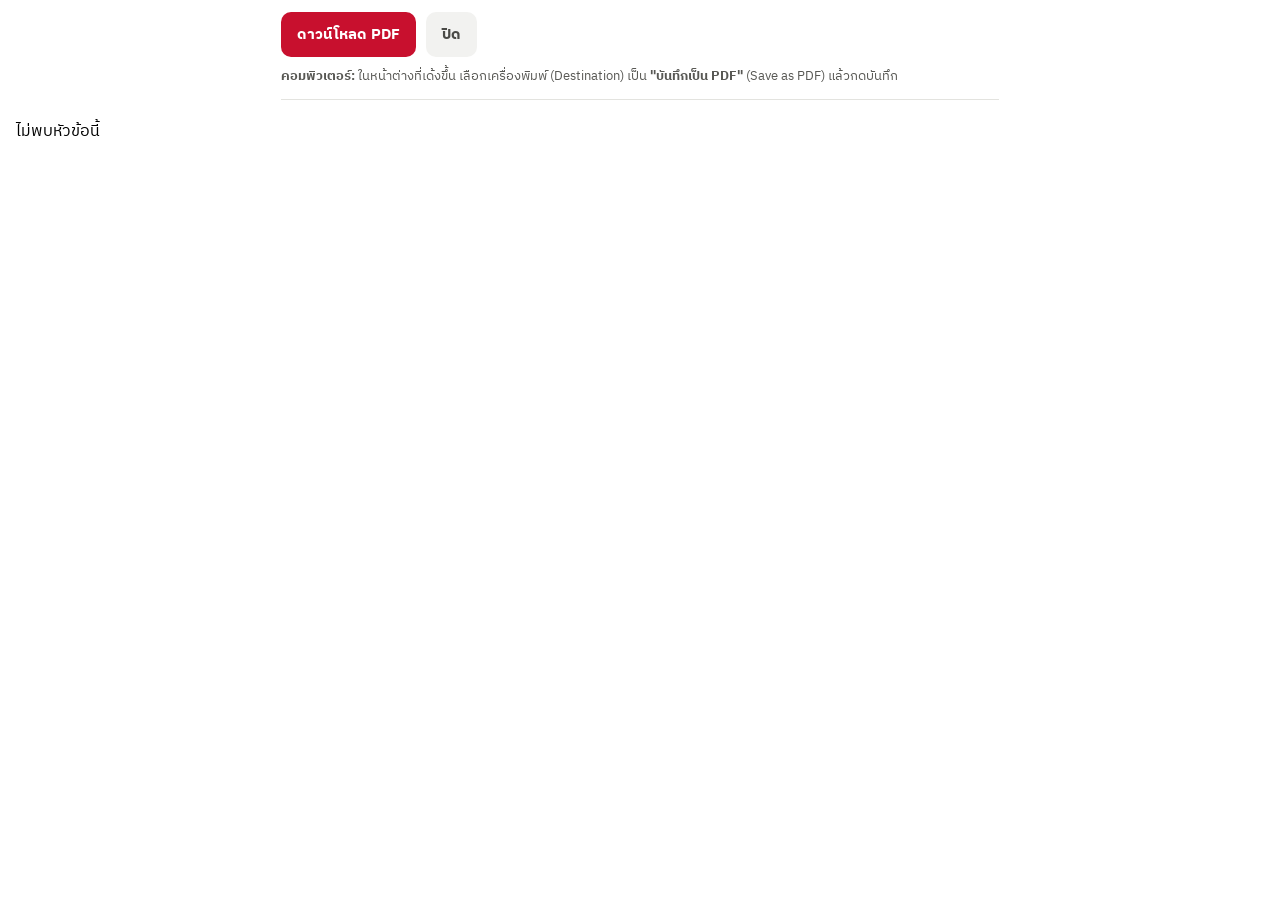
<file: print.html>
<!DOCTYPE html>
<html lang="th">
<head>
<meta charset="UTF-8">
<meta name="viewport" content="width=device-width, initial-scale=1.0">
<meta name="robots" content="noindex, nofollow">
<title>ดาวน์โหลด PDF</title>
<link rel="preconnect" href="https://fonts.googleapis.com">
<link href="https://fonts.googleapis.com/css2?family=IBM+Plex+Sans+Thai:wght@400;700&display=swap" rel="stylesheet">
<style>
  @page { size: A4; margin: 12mm 10mm; }
  body { margin: 0; padding: 0 16px 32px; background: #FFFFFF; font-family: 'IBM Plex Sans Thai', sans-serif; }
  .print-bar {
    position: sticky; top: 0; z-index: 5;
    display: flex; flex-wrap: wrap; align-items: center; gap: 10px;
    max-width: 718px; margin: 0 auto 18px; padding: 12px 0;
    background: #FFFFFF; border-bottom: 1px solid #E3E3DF;
  }
  .print-bar button {
    border: 0; border-radius: 10px; padding: 10px 16px; cursor: pointer;
    font: 700 15px 'IBM Plex Sans Thai', sans-serif;
  }
  .print-go { background: #C8102E; color: #FFFFFF; }
  .print-back { background: #F2F2F0; color: #4A4A46; }
  .print-hint { flex-basis: 100%; margin: 0; color: #585854; font-size: 13px; line-height: 1.5; }
  /* Phone preview only; the printed page keeps the A4 two-column layout. */
  @media screen and (max-width: 600px) {
    .pdf-grid { flex-direction: column; }
    .pdf-body { padding-left: 0 !important; }
    .pdf-imgs figure { width: 100% !important; }
  }
  @media print {
    body { padding: 0; }
    .print-bar { display: none; }
  }
</style>
</head>
<body>
  <div class="print-bar">
    <button class="print-go" type="button" onclick="window.print()">ดาวน์โหลด PDF</button>
    <button class="print-back" type="button" onclick="history.length > 1 ? history.back() : window.close()">ปิด</button>
    <p class="print-hint" data-os="ios">
      <b>iPhone / iPad:</b> กดปุ่มแดง → หน้า "ตัวเลือก" กดปุ่ม <b>แชร์</b> (สี่เหลี่ยมมีลูกศรขึ้น) ด้านบน
      → เลือก <b>"บันทึกไปยังไฟล์"</b> (Save to Files) → กดบันทึก
    </p>
    <p class="print-hint" data-os="android">
      <b>Android:</b> กดปุ่มแดง → แตะช่องเครื่องพิมพ์ด้านบน เลือก <b>"บันทึกเป็น PDF"</b>
      → กดปุ่ม <b>PDF</b> สีฟ้า → เลือกที่เก็บไฟล์ แล้วกดบันทึก
    </p>
    <p class="print-hint" data-os="desktop">
      <b>คอมพิวเตอร์:</b> ในหน้าต่างที่เด้งขึ้น เลือกเครื่องพิมพ์ (Destination) เป็น
      <b>"บันทึกเป็น PDF"</b> (Save as PDF) แล้วกดบันทึก
    </p>
  </div>
  <div id="handout"></div>

  <script src="data.js?v=20260921-9"></script>
  <script src="dialogue.js?v=20260918-2"></script>
  <script src="topic-pdf.js?v=20260918-12"></script>
  <script>
    (function() {
      // Show only the steps for this device; iPadOS reports itself as a Mac with touch.
      const ua = navigator.userAgent;
      const os = /iPhone|iPad|iPod/.test(ua) || (/Macintosh/.test(ua) && navigator.maxTouchPoints > 1)
        ? 'ios' : /Android/.test(ua) ? 'android' : 'desktop';
      document.querySelectorAll('.print-hint').forEach(function(p) {
        if (p.dataset.os !== os) p.style.display = 'none';
      });

      const topic = renderTopicHandout(document.getElementById('handout'));
      if (!topic) return;
      // Wait for the Thai font and every photo, otherwise the PDF can capture blanks.
      const images = Array.from(document.images).map(function(img) {
        return img.complete ? null : new Promise(function(r) { img.onload = img.onerror = r; });
      }).filter(Boolean);
      Promise.all([document.fonts ? document.fonts.ready : null].concat(images)).then(function() {
        setTimeout(function() { window.print(); }, 300);
      });
    })();
  </script>
</body>
</html>
</file>
<file: video-player.css>
.video-shell { position: relative; background: #17181c; border-radius: 0 0 12px 12px; overflow: hidden; }

/* Canva drops its own full-screen control on phones, and a toolbar under a tall
   portrait clip lands off-screen, so both controls ride on the clip itself. */
.video-expand-float, .video-close {
  position: absolute; z-index: 3;
  display: flex; align-items: center; justify-content: center;
  width: 44px; height: 44px; padding: 0; border: 0; border-radius: 50%;
  background: rgba(17, 18, 22, 0.72); color: #fff; cursor: pointer;
  touch-action: manipulation; backdrop-filter: blur(2px);
}
.video-expand-float { top: 10px; right: 10px; }
.video-expand-float svg, .video-close svg { width: 21px; height: 21px; }
.video-expand-float:hover, .video-close:hover { background: #c8102e; }
.video-expand-float:focus-visible, .video-close:focus-visible { outline: 3px solid #ffc857; outline-offset: 2px; }

.video-close { display: none; }
.video-shell.is-expanded .video-expand-float { display: none; }
.video-shell.is-expanded .video-close {
  display: flex;
  top: calc(12px + env(safe-area-inset-top, 0px));
  right: calc(12px + env(safe-area-inset-right, 0px));
  width: 48px; height: 48px;
  background: rgba(17, 18, 22, 0.86);
}

body.video-expanded { overflow: hidden; }
body.video-expanded .screen { animation: none; }
.video-shell.is-expanded {
  position: fixed; inset: 0; z-index: 10000; width: 100%; height: 100%;
  height: 100dvh; box-sizing: border-box; border-radius: 0; padding: 0;
  display: flex; flex-direction: column; background: #000;
  padding-top: env(safe-area-inset-top, 0px);
  padding-bottom: env(safe-area-inset-bottom, 0px);
  padding-left: env(safe-area-inset-left, 0px);
  padding-right: env(safe-area-inset-right, 0px);
}
.video-shell.is-expanded .yt-wrap {
  flex: 1 1 0; min-height: 0; width: 100%; max-width: none;
  height: auto; padding: 0; margin: 0; aspect-ratio: auto; border-radius: 0;
}
</file>
